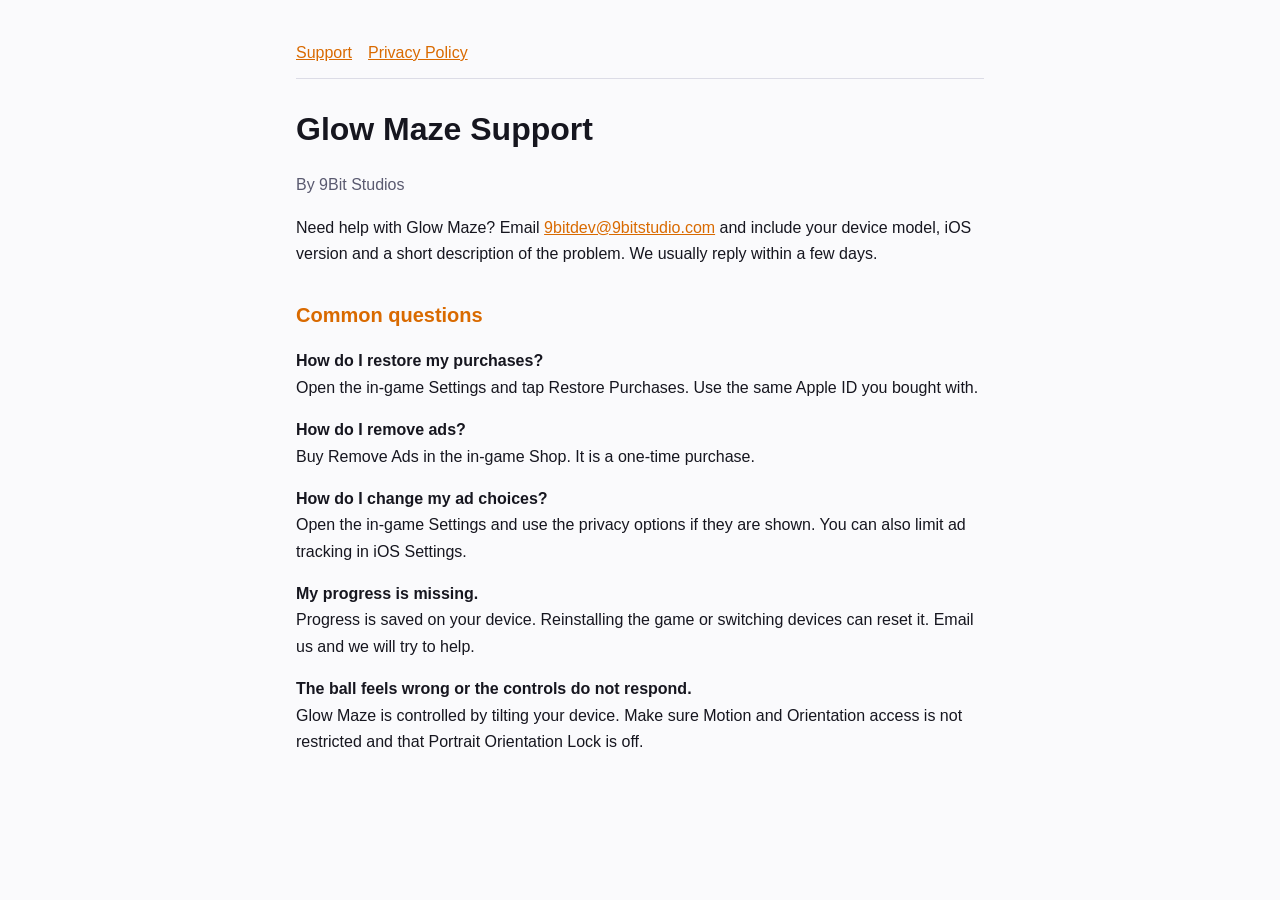
<file: index.html>
<!doctype html>
<html lang="en">
<head>
<meta charset="utf-8">
<meta name="viewport" content="width=device-width,initial-scale=1">
<title>Glow Maze Support</title>
<link rel="stylesheet" href="style.css">
</head>
<body>
<main>
<nav><a href="index.html">Support</a><a href="privacy.html">Privacy Policy</a></nav>
<h1>Glow Maze Support</h1>
<p class="muted">By 9Bit Studios</p>
<p>Need help with Glow Maze? Email <a href="mailto:9bitdev@9bitstudio.com">9bitdev@9bitstudio.com</a> and include your device model, iOS version and a short description of the problem. We usually reply within a few days.</p>

<h2>Common questions</h2>
<p><strong>How do I restore my purchases?</strong><br>Open the in-game Settings and tap Restore Purchases. Use the same Apple ID you bought with.</p>
<p><strong>How do I remove ads?</strong><br>Buy Remove Ads in the in-game Shop. It is a one-time purchase.</p>
<p><strong>How do I change my ad choices?</strong><br>Open the in-game Settings and use the privacy options if they are shown. You can also limit ad tracking in iOS Settings.</p>
<p><strong>My progress is missing.</strong><br>Progress is saved on your device. Reinstalling the game or switching devices can reset it. Email us and we will try to help.</p>
<p><strong>The ball feels wrong or the controls do not respond.</strong><br>Glow Maze is controlled by tilting your device. Make sure Motion and Orientation access is not restricted and that Portrait Orientation Lock is off.</p>
</main>
</body>
</html>
</file>
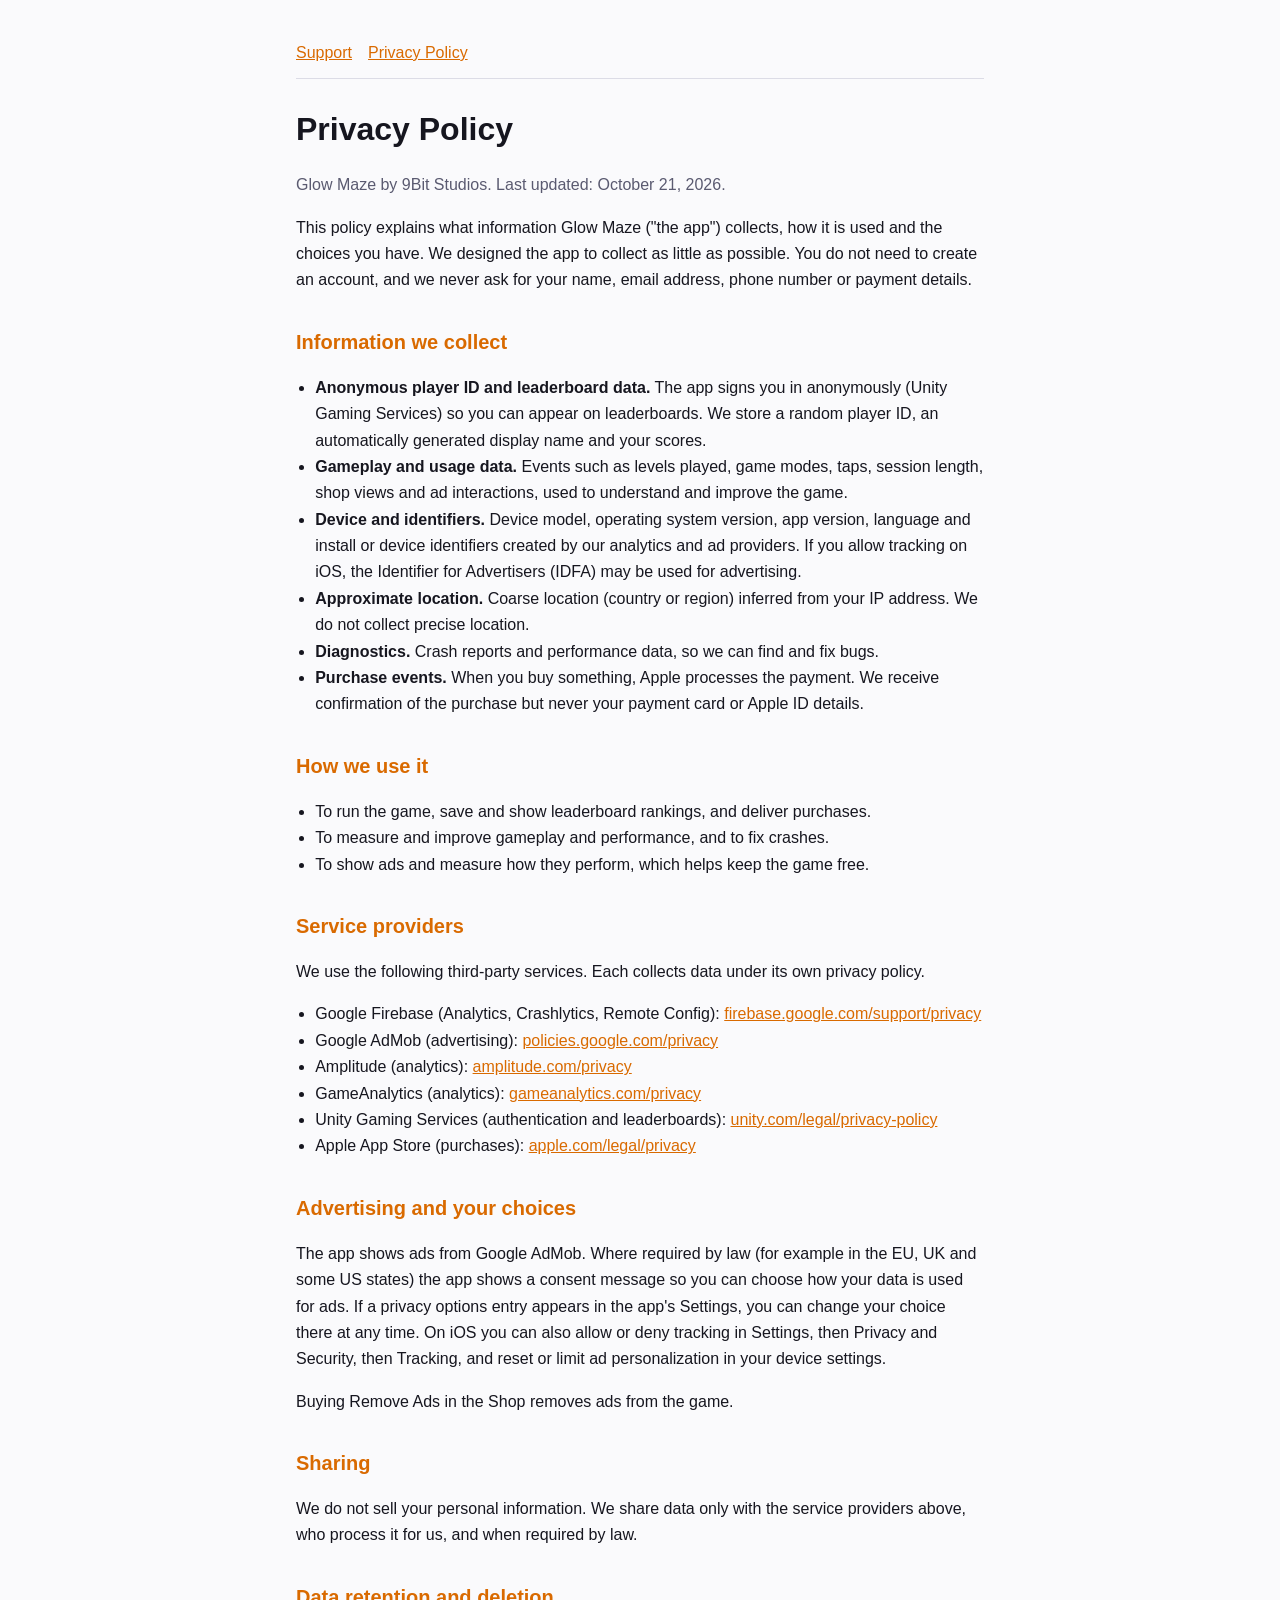
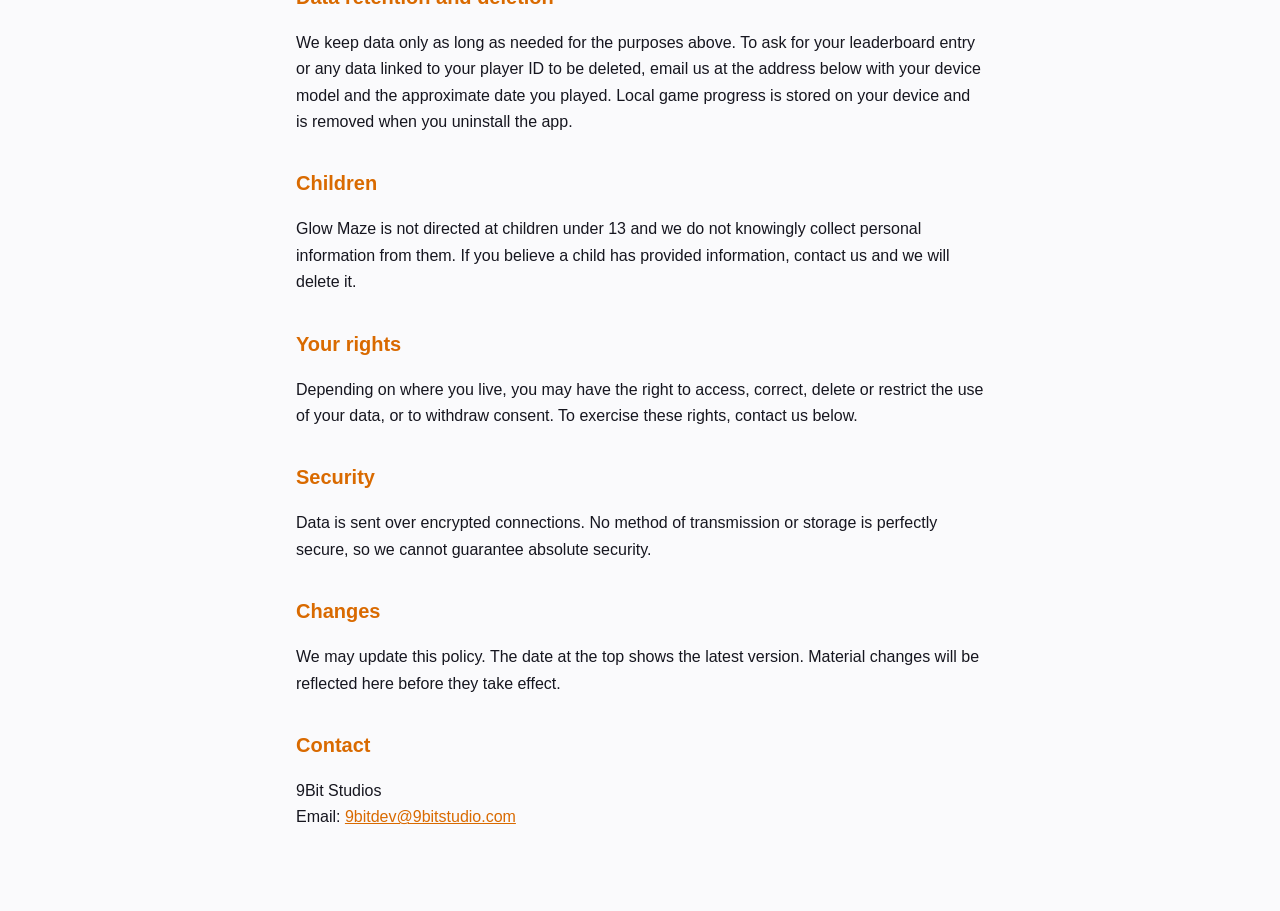
<file: privacy.html>
<!doctype html>
<html lang="en">
<head>
<meta charset="utf-8">
<meta name="viewport" content="width=device-width,initial-scale=1">
<title>Glow Maze Privacy Policy</title>
<link rel="stylesheet" href="style.css">
</head>
<body>
<main>
<nav><a href="index.html">Support</a><a href="privacy.html">Privacy Policy</a></nav>
<h1>Privacy Policy</h1>
<p class="muted">Glow Maze by 9Bit Studios. Last updated: October 21, 2026.</p>

<p>This policy explains what information Glow Maze ("the app") collects, how it is used and the choices you have. We designed the app to collect as little as possible. You do not need to create an account, and we never ask for your name, email address, phone number or payment details.</p>

<h2>Information we collect</h2>
<ul>
<li><strong>Anonymous player ID and leaderboard data.</strong> The app signs you in anonymously (Unity Gaming Services) so you can appear on leaderboards. We store a random player ID, an automatically generated display name and your scores.</li>
<li><strong>Gameplay and usage data.</strong> Events such as levels played, game modes, taps, session length, shop views and ad interactions, used to understand and improve the game.</li>
<li><strong>Device and identifiers.</strong> Device model, operating system version, app version, language and install or device identifiers created by our analytics and ad providers. If you allow tracking on iOS, the Identifier for Advertisers (IDFA) may be used for advertising.</li>
<li><strong>Approximate location.</strong> Coarse location (country or region) inferred from your IP address. We do not collect precise location.</li>
<li><strong>Diagnostics.</strong> Crash reports and performance data, so we can find and fix bugs.</li>
<li><strong>Purchase events.</strong> When you buy something, Apple processes the payment. We receive confirmation of the purchase but never your payment card or Apple ID details.</li>
</ul>

<h2>How we use it</h2>
<ul>
<li>To run the game, save and show leaderboard rankings, and deliver purchases.</li>
<li>To measure and improve gameplay and performance, and to fix crashes.</li>
<li>To show ads and measure how they perform, which helps keep the game free.</li>
</ul>

<h2>Service providers</h2>
<p>We use the following third-party services. Each collects data under its own privacy policy.</p>
<ul>
<li>Google Firebase (Analytics, Crashlytics, Remote Config): <a href="https://firebase.google.com/support/privacy">firebase.google.com/support/privacy</a></li>
<li>Google AdMob (advertising): <a href="https://policies.google.com/privacy">policies.google.com/privacy</a></li>
<li>Amplitude (analytics): <a href="https://amplitude.com/privacy">amplitude.com/privacy</a></li>
<li>GameAnalytics (analytics): <a href="https://gameanalytics.com/privacy">gameanalytics.com/privacy</a></li>
<li>Unity Gaming Services (authentication and leaderboards): <a href="https://unity.com/legal/privacy-policy">unity.com/legal/privacy-policy</a></li>
<li>Apple App Store (purchases): <a href="https://www.apple.com/legal/privacy/">apple.com/legal/privacy</a></li>
</ul>

<h2>Advertising and your choices</h2>
<p>The app shows ads from Google AdMob. Where required by law (for example in the EU, UK and some US states) the app shows a consent message so you can choose how your data is used for ads. If a privacy options entry appears in the app's Settings, you can change your choice there at any time. On iOS you can also allow or deny tracking in Settings, then Privacy and Security, then Tracking, and reset or limit ad personalization in your device settings.</p>
<p>Buying Remove Ads in the Shop removes ads from the game.</p>

<h2>Sharing</h2>
<p>We do not sell your personal information. We share data only with the service providers above, who process it for us, and when required by law.</p>

<h2>Data retention and deletion</h2>
<p>We keep data only as long as needed for the purposes above. To ask for your leaderboard entry or any data linked to your player ID to be deleted, email us at the address below with your device model and the approximate date you played. Local game progress is stored on your device and is removed when you uninstall the app.</p>

<h2>Children</h2>
<p>Glow Maze is not directed at children under 13 and we do not knowingly collect personal information from them. If you believe a child has provided information, contact us and we will delete it.</p>

<h2>Your rights</h2>
<p>Depending on where you live, you may have the right to access, correct, delete or restrict the use of your data, or to withdraw consent. To exercise these rights, contact us below.</p>

<h2>Security</h2>
<p>Data is sent over encrypted connections. No method of transmission or storage is perfectly secure, so we cannot guarantee absolute security.</p>

<h2>Changes</h2>
<p>We may update this policy. The date at the top shows the latest version. Material changes will be reflected here before they take effect.</p>

<h2>Contact</h2>
<p>9Bit Studios<br>Email: <a href="mailto:9bitdev@9bitstudio.com">9bitdev@9bitstudio.com</a></p>
</main>
</body>
</html>
</file>
<file: style.css>
:root{--bg:#0b0b12;--fg:#e8e8f0;--muted:#9a9ab0;--accent:#ff8a1f;--line:#26263a}
@media (prefers-color-scheme:light){:root{--bg:#fafafc;--fg:#16161f;--muted:#5a5a70;--accent:#d96a00;--line:#dcdce6}}
*{box-sizing:border-box}
body{margin:0;background:var(--bg);color:var(--fg);font:16px/1.65 -apple-system,BlinkMacSystemFont,"Segoe UI",Roboto,sans-serif}
main{max-width:720px;margin:0 auto;padding:40px 16px 64px}
h1{font-size:2rem;margin:0 0 4px}
h2{font-size:1.25rem;margin:32px 0 8px;color:var(--accent)}
p,li{color:var(--fg)}
.muted{color:var(--muted)}
a{color:var(--accent)}
ul{padding-left:1.2rem}
nav{display:flex;gap:16px;margin-bottom:24px;border-bottom:1px solid var(--line);padding-bottom:12px}
</file>
